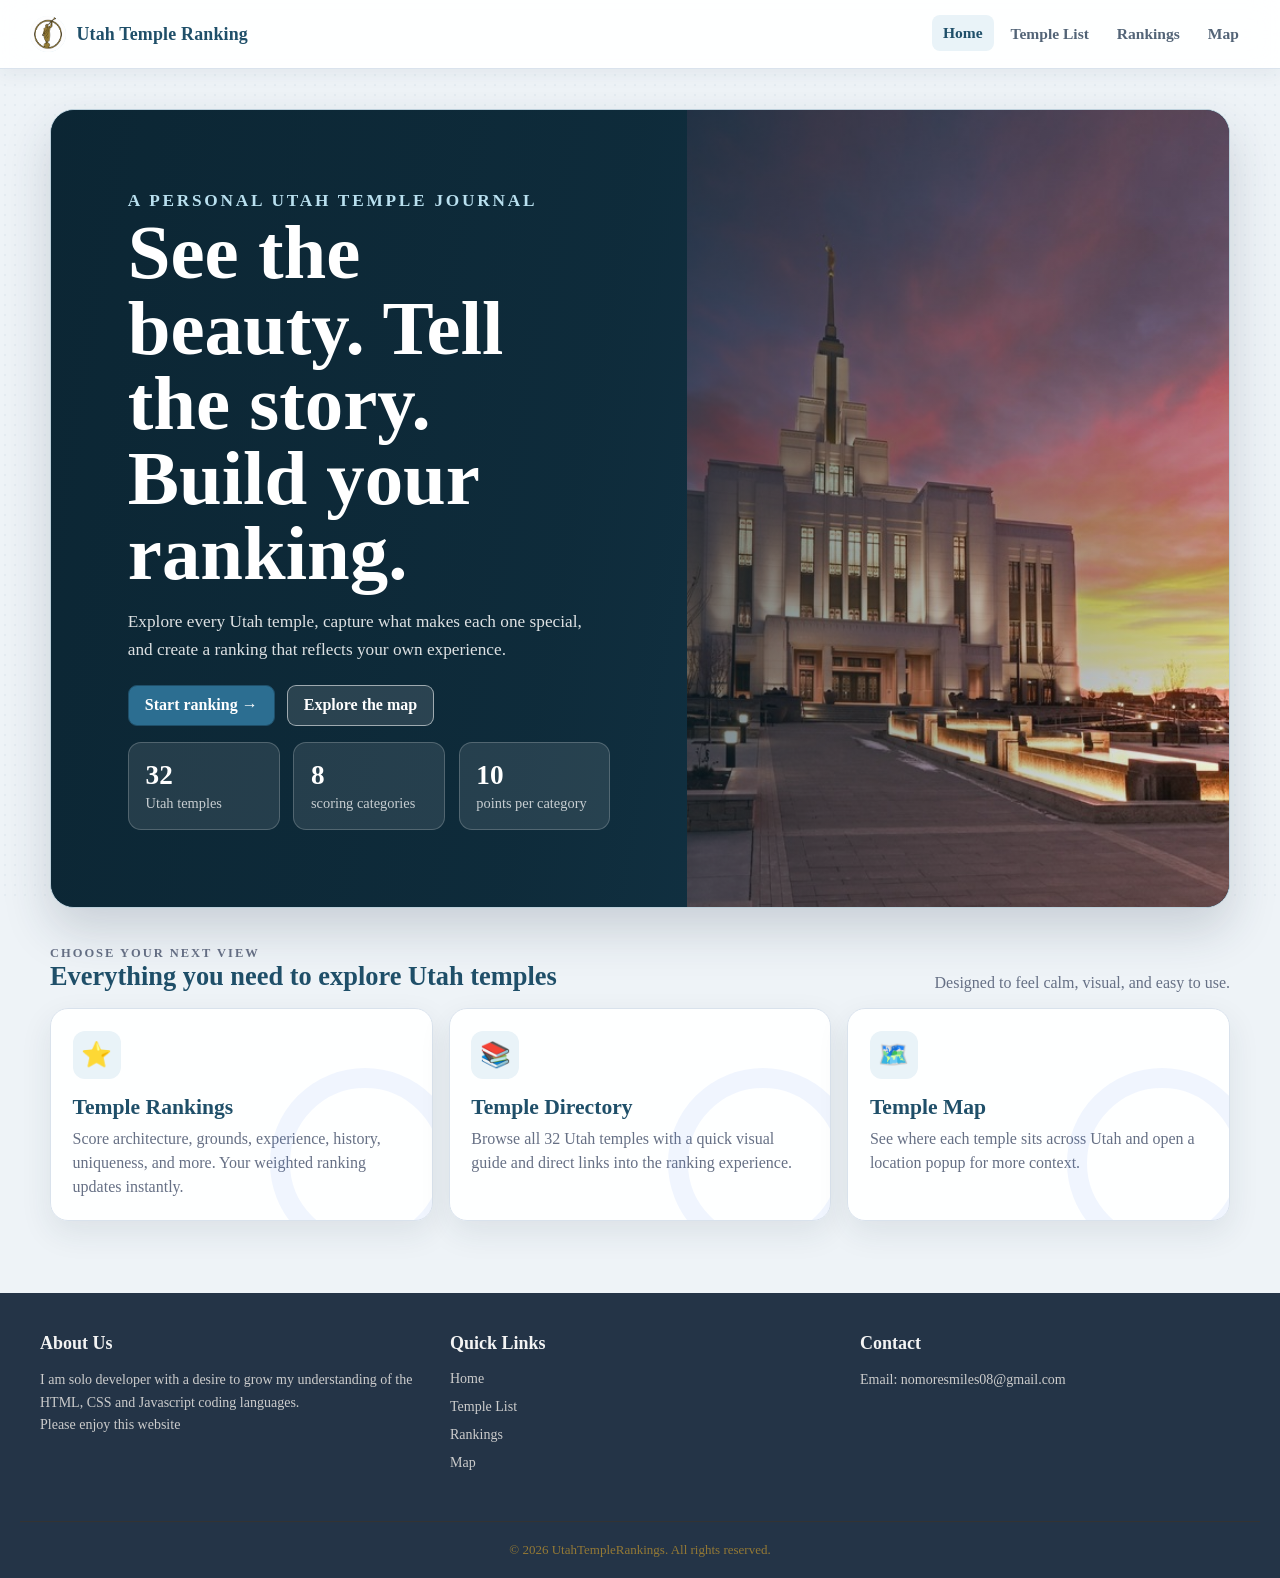
<file: index.html>
<!DOCTYPE html>
<html lang="en">
<head>
    <meta charset="UTF-8">
    <meta name="viewport" content="width=device-width, initial-scale=1.0">
    <title>Home | Utah Temple Ranking</title>
    <link rel="stylesheet" href="css/style.css">
    <link rel="shortcut icon" href="Images/AngelMoroni.ico" type="image/x-icon">
</head>
<body>
    <nav>
        <div class="nav-inner">
            <a class="brand" href="index.html"><img src="Images/AngelMoroni.png" alt="" class="brand-mark"></span><span>Utah Temple Ranking</span></a>
            <ul>
                <li><a href="index.html" aria-current="page">Home</a></li>
                <li><a href="temple-list.html">Temple List</a></li>
                <li><a href="Temple-Rankings.html">Rankings</a></li>
                <li><a href="MapofTemples.html">Map</a></li>
            </ul>
        </div>
    </nav>

    <main class="site-main">
        <section class="hero" aria-labelledby="hero-title">
            <div class="hero-copy">
                <p class="eyebrow">A personal Utah temple journal</p>
                <h1 id="hero-title">See the beauty. Tell the story. Build your ranking.</h1>
                <p>Explore every Utah temple, capture what makes each one special, and create a ranking that reflects your own experience.</p>
                <div class="button-row">
                    <a class="button" href="Temple-Rankings.html">Start ranking →</a>
                    <a class="button secondary" href="MapofTemples.html">Explore the map</a>
                </div>
                <div class="stat-row" aria-label="Site highlights">
                    <div class="stat-card"><strong>32</strong><span>Utah temples</span></div>
                    <div class="stat-card"><strong>8</strong><span>scoring categories</span></div>
                    <div class="stat-card"><strong>10</strong><span>points per category</span></div>
                </div>
            </div>
            <div class="hero-photo" aria-label="Saratoga Springs Utah Temple at sunset" role="img"></div>
        </section>

        <div class="section-heading">
            <div><p class="eyebrow">Choose your next view</p><h2>Everything you need to explore Utah temples</h2></div>
            <p>Designed to feel calm, visual, and easy to use.</p>
        </div>
        <section class="feature-grid" aria-label="Site features">
            <a class="feature-card" href="Temple-Rankings.html"><span class="feature-icon" aria-hidden="true">⭐</span><h3>Temple Rankings</h3><p>Score architecture, grounds, experience, history, uniqueness, and more. Your weighted ranking updates instantly.</p></a>
            <a class="feature-card" href="temple-list.html"><span class="feature-icon" aria-hidden="true">📚</span><h3>Temple Directory</h3><p>Browse all 32 Utah temples with a quick visual guide and direct links into the ranking experience.</p></a>
            <a class="feature-card" href="MapofTemples.html"><span class="feature-icon" aria-hidden="true">🗺️</span><h3>Temple Map</h3><p>See where each temple sits across Utah and open a location popup for more context.</p></a>
        </section>
    </main>




    <footer class="site-footer">
  <div class="footer-container">
    <!-- Column 1: About -->
    <div class="footer-column">
      <h3>About Us</h3>
      <p>I am solo developer with a desire to grow my understanding of the HTML, CSS and Javascript coding languages. <br> Please enjoy this website</p>
    </div>

    <!-- Column 2: Quick Links -->
    <div class="footer-column">
      <h3>Quick Links</h3>
      <ul>
        <li><a href="index.html">Home</a></li>
        <li><a href="temple-list.html">Temple List</a></li>
        <li><a href="Temple-Rankings.html">Rankings</a></li>
        <li><a href="MapofTemples.html">Map</a></li>
      </ul>
    </div>

    <!-- Column 3: Contact Info -->
    <div class="footer-column">
      <h3>Contact</h3>
      <p>Email: nomoresmiles08@gmail.com</p>
    </div>
  </div>

  <!-- Bottom Bar -->
  <div class="footer-bottom golden">
    <p>&copy; 2026 UtahTempleRankings. All rights reserved.</p>
  </div>
</footer>

</body>
</html>
</file>
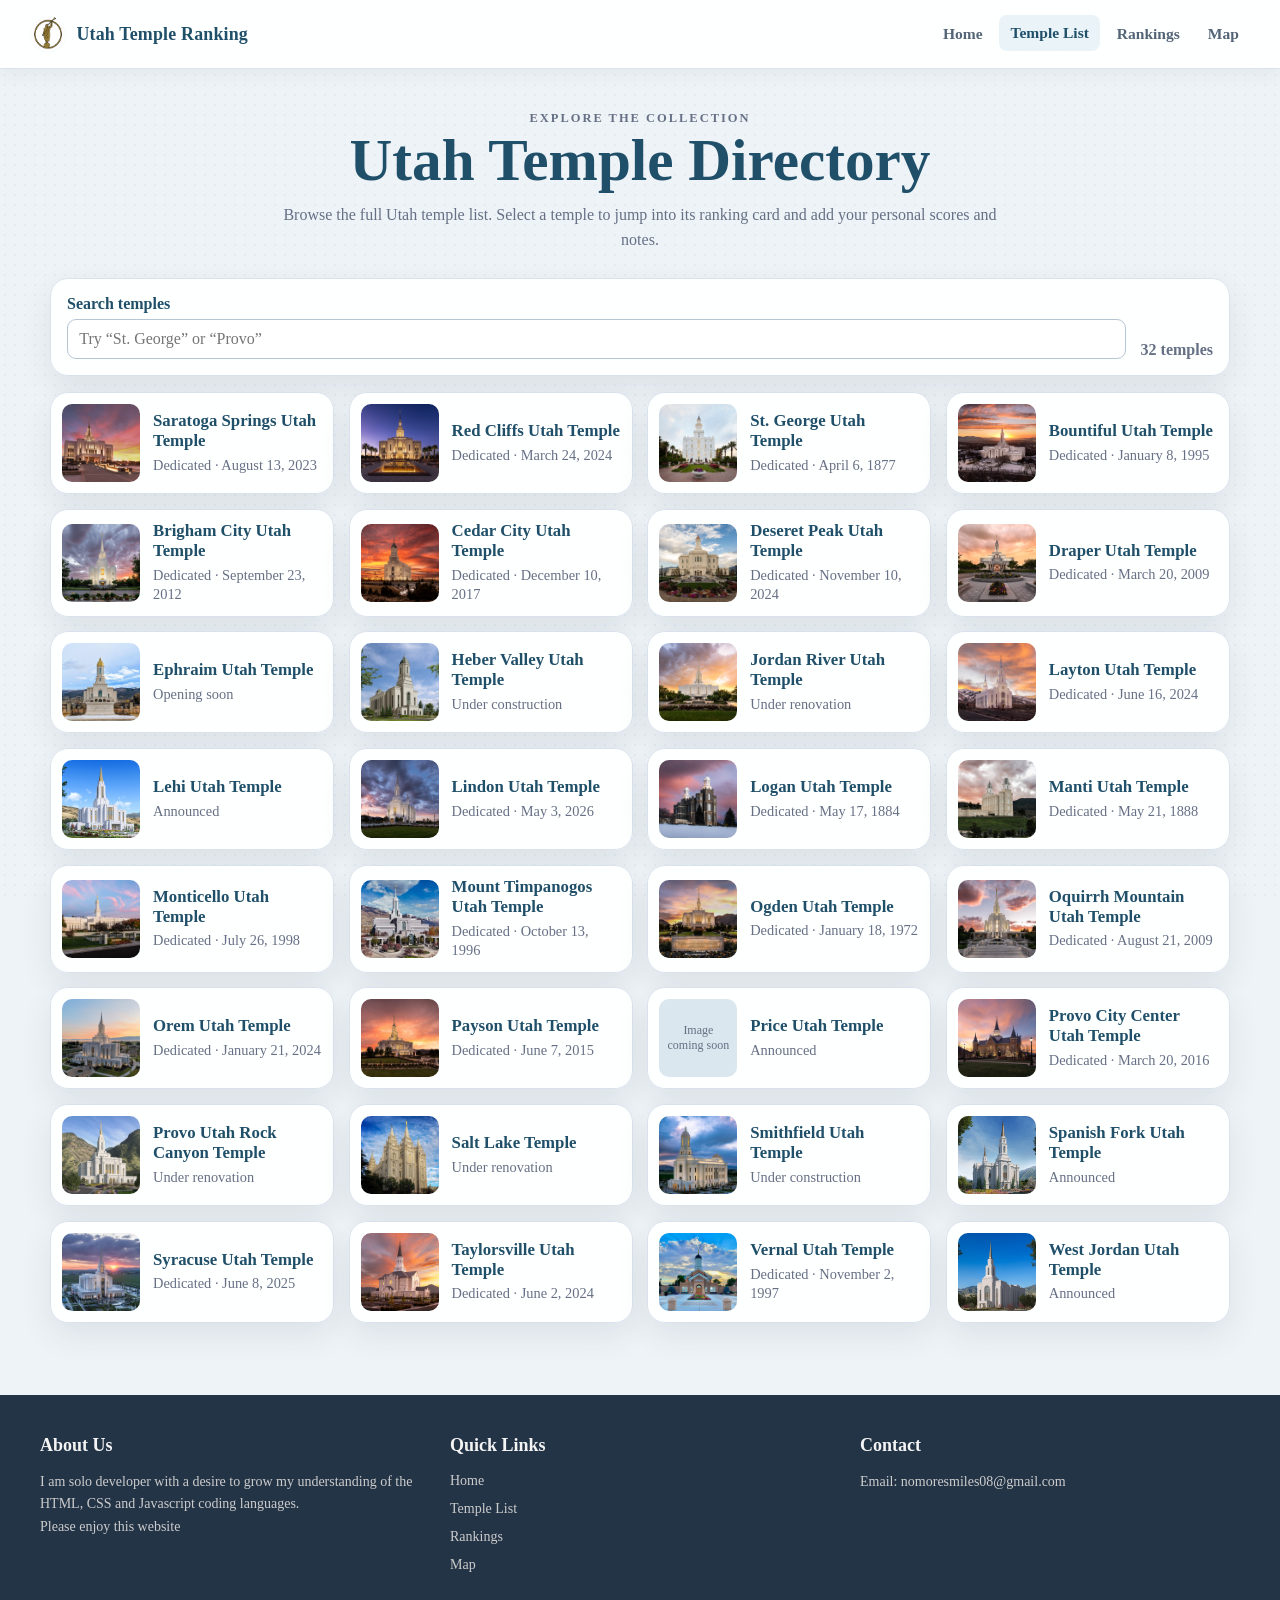
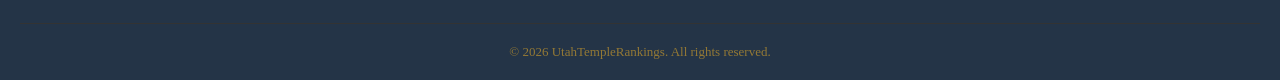
<file: temple-list.html>
<!DOCTYPE html>
<html lang="en">
<head>
    <meta charset="UTF-8">
    <meta name="viewport" content="width=device-width, initial-scale=1.0">
    <title>Temple List | Utah Temple Rankings</title>
    <link rel="stylesheet" href="css/style.css">
    <link rel="shortcut icon" href="Images/AngelMoroni.ico" type="image/x-icon">
</head>
<body>
    <nav>
        <div class="nav-inner">
            <a class="brand" href="index.html"><img src="Images/AngelMoroni.png" alt="" class="brand-mark"><span>Utah Temple Ranking</span></a>
            <ul>
                <li><a href="index.html">Home</a></li>
                <li><a href="temple-list.html" aria-current="page">Temple List</a></li>
                <li><a href="Temple-Rankings.html">Rankings</a></li>
                <li><a href="MapofTemples.html">Map</a></li>
            </ul>
        </div>
    </nav>

    <main class="site-main">
        <header class="page-header">
            <p class="eyebrow">Explore the collection</p>
            <h1>Utah Temple Directory</h1>
            <p>Browse the full Utah temple list. Select a temple to jump into its ranking card and add your personal scores and notes.</p>
        </header>

        <section class="panel directory-toolbar" aria-label="Temple directory controls">
            <div class="search-field">
                <label for="templeSearch">Search temples</label>
                <input id="templeSearch" type="search" placeholder="Try “St. George” or “Provo”" autocomplete="off">
            </div>
            <p id="directoryCount" class="directory-count">32 temples</p>
        </section>

        <section id="directoryGrid" class="directory-grid" aria-label="Utah temples">
            <a class="directory-card" data-search-item="Saratoga Springs Utah Temple Dedicated" href="Temple-Rankings.html"><img src="Images/saratoga_springs_utah_temple.jpg" alt="Saratoga Springs Utah Temple" loading="lazy"><span><h3>Saratoga Springs Utah Temple</h3><p>Dedicated · August 13, 2023</p></span></a>
            <a class="directory-card" data-search-item="Red Cliffs Utah Temple Dedicated" href="Temple-Rankings.html"><img src="Images/red_cliffs_utah_temple.jpg" alt="Red Cliffs Utah Temple" loading="lazy"><span><h3>Red Cliffs Utah Temple</h3><p>Dedicated · March 24, 2024</p></span></a>
            <a class="directory-card" data-search-item="St George Utah Temple Dedicated" href="Temple-Rankings.html"><img src="Images/st_george_utah_temple.jpg" alt="St. George Utah Temple" loading="lazy"><span><h3>St. George Utah Temple</h3><p>Dedicated · April 6, 1877</p></span></a>
            <a class="directory-card" data-search-item="Bountiful Utah Temple Dedicated" href="Temple-Rankings.html"><img src="Images/bountiful_utah_temple.jpg" alt="Bountiful Utah Temple" loading="lazy"><span><h3>Bountiful Utah Temple</h3><p>Dedicated · January 8, 1995</p></span></a>
            <a class="directory-card" data-search-item="Brigham City Utah Temple Dedicated" href="Temple-Rankings.html"><img src="Images/brigham_city_utah_temple.jpg" alt="Brigham City Utah Temple" loading="lazy"><span><h3>Brigham City Utah Temple</h3><p>Dedicated · September 23, 2012</p></span></a>
            <a class="directory-card" data-search-item="Cedar City Utah Temple Dedicated" href="Temple-Rankings.html"><img src="Images/cedar_city_utah_temple.jpg" alt="Cedar City Utah Temple" loading="lazy"><span><h3>Cedar City Utah Temple</h3><p>Dedicated · December 10, 2017</p></span></a>
            <a class="directory-card" data-search-item="Deseret Peak Utah Temple Dedicated" href="Temple-Rankings.html"><img src="Images/deseret_peak_utah_temple.jpg" alt="Deseret Peak Utah Temple" loading="lazy"><span><h3>Deseret Peak Utah Temple</h3><p>Dedicated · November 10, 2024</p></span></a>
            <a class="directory-card" data-search-item="Draper Utah Temple Dedicated" href="Temple-Rankings.html"><img src="Images/draper_utah_temple.jpg" alt="Draper Utah Temple" loading="lazy"><span><h3>Draper Utah Temple</h3><p>Dedicated · March 20, 2009</p></span></a>
            <a class="directory-card" data-search-item="Ephraim Utah Temple Opening Soon" href="Temple-Rankings.html"><img src="Images/ephraim_utah_temple.jpg" alt="Ephraim Utah Temple" loading="lazy"><span><h3>Ephraim Utah Temple</h3><p>Opening soon</p></span></a>
            <a class="directory-card" data-search-item="Heber Valley Utah Temple Under Construction" href="Temple-Rankings.html"><img src="Images/heber_valley_utah_temple.jpg" alt="Heber Valley Utah Temple" loading="lazy"><span><h3>Heber Valley Utah Temple</h3><p>Under construction</p></span></a>
            <a class="directory-card" data-search-item="Jordan River Utah Temple Under Renovation" href="Temple-Rankings.html"><img src="Images/jordan_river_utah_temple.jpg" alt="Jordan River Utah Temple" loading="lazy"><span><h3>Jordan River Utah Temple</h3><p>Under renovation</p></span></a>
            <a class="directory-card" data-search-item="Layton Utah Temple Dedicated" href="Temple-Rankings.html"><img src="Images/layton_utah_temple.jpg" alt="Layton Utah Temple" loading="lazy"><span><h3>Layton Utah Temple</h3><p>Dedicated · June 16, 2024</p></span></a>
            <a class="directory-card" data-search-item="Lehi Utah Temple Announced" href="Temple-Rankings.html"><img src="Images/lehi_utah_temple.jpg" alt="Lehi Utah Temple" loading="lazy"><span><h3>Lehi Utah Temple</h3><p>Announced</p></span></a>
            <a class="directory-card" data-search-item="Lindon Utah Temple Dedicated" href="Temple-Rankings.html"><img src="Images/lindon_utah_temple.jpg" alt="Lindon Utah Temple" loading="lazy"><span><h3>Lindon Utah Temple</h3><p>Dedicated · May 3, 2026</p></span></a>
            <a class="directory-card" data-search-item="Logan Utah Temple Dedicated" href="Temple-Rankings.html"><img src="Images/logan_utah_temple.jpg" alt="Logan Utah Temple" loading="lazy"><span><h3>Logan Utah Temple</h3><p>Dedicated · May 17, 1884</p></span></a>
            <a class="directory-card" data-search-item="Manti Utah Temple Dedicated" href="Temple-Rankings.html"><img src="Images/manti_utah_temple.jpg" alt="Manti Utah Temple" loading="lazy"><span><h3>Manti Utah Temple</h3><p>Dedicated · May 21, 1888</p></span></a>
            <a class="directory-card" data-search-item="Monticello Utah Temple Dedicated" href="Temple-Rankings.html"><img src="Images/monticello_utah_temple.jpg" alt="Monticello Utah Temple" loading="lazy"><span><h3>Monticello Utah Temple</h3><p>Dedicated · July 26, 1998</p></span></a>
            <a class="directory-card" data-search-item="Mount Timpanogos Utah Temple Dedicated" href="Temple-Rankings.html"><img src="Images/mount_timpanogos_utah_temple.jpg" alt="Mount Timpanogos Utah Temple" loading="lazy"><span><h3>Mount Timpanogos Utah Temple</h3><p>Dedicated · October 13, 1996</p></span></a>
            <a class="directory-card" data-search-item="Ogden Utah Temple Dedicated" href="Temple-Rankings.html"><img src="Images/ogden_utah_temple.jpg" alt="Ogden Utah Temple" loading="lazy"><span><h3>Ogden Utah Temple</h3><p>Dedicated · January 18, 1972</p></span></a>
            <a class="directory-card" data-search-item="Oquirrh Mountain Utah Temple Dedicated" href="Temple-Rankings.html"><img src="Images/oquirrh_mountain_utah_temple.jpg" alt="Oquirrh Mountain Utah Temple" loading="lazy"><span><h3>Oquirrh Mountain Utah Temple</h3><p>Dedicated · August 21, 2009</p></span></a>
            <a class="directory-card" data-search-item="Orem Utah Temple Dedicated" href="Temple-Rankings.html"><img src="Images/orem_utah_temple.jpg" alt="Orem Utah Temple" loading="lazy"><span><h3>Orem Utah Temple</h3><p>Dedicated · January 21, 2024</p></span></a>
            <a class="directory-card" data-search-item="Payson Utah Temple Dedicated" href="Temple-Rankings.html"><img src="Images/payson_utah_temple.jpg" alt="Payson Utah Temple" loading="lazy"><span><h3>Payson Utah Temple</h3><p>Dedicated · June 7, 2015</p></span></a>
            <a class="directory-card" data-search-item="Price Utah Temple Announced" href="Temple-Rankings.html"><span class="directory-image-placeholder">Image coming soon</span><span><h3>Price Utah Temple</h3><p>Announced</p></span></a>
            <a class="directory-card" data-search-item="Provo City Center Utah Temple Dedicated" href="Temple-Rankings.html"><img src="Images/provo_city_center_temple.jpg" alt="Provo City Center Utah Temple" loading="lazy"><span><h3>Provo City Center Utah Temple</h3><p>Dedicated · March 20, 2016</p></span></a>
            <a class="directory-card" data-search-item="Provo Utah Rock Canyon Temple Under Renovation" href="Temple-Rankings.html"><img src="Images/provo_utah_rock_canyon_temple.jpg" alt="Provo Utah Rock Canyon Temple" loading="lazy"><span><h3>Provo Utah Rock Canyon Temple</h3><p>Under renovation</p></span></a>
            <a class="directory-card" data-search-item="Salt Lake Temple Under Renovation" href="Temple-Rankings.html"><img src="Images/salt_lake_temple.jpg" alt="Salt Lake Temple" loading="lazy"><span><h3>Salt Lake Temple</h3><p>Under renovation</p></span></a>
            <a class="directory-card" data-search-item="Smithfield Utah Temple Under Construction" href="Temple-Rankings.html"><img src="Images/smithfield_utah_temple.jpg" alt="Smithfield Utah Temple" loading="lazy"><span><h3>Smithfield Utah Temple</h3><p>Under construction</p></span></a>
            <a class="directory-card" data-search-item="Spanish Fork Utah Temple Announced" href="Temple-Rankings.html"><img src="Images/spanish_fork_utah_temple.jpg" alt="Spanish Fork Utah Temple" loading="lazy"><span><h3>Spanish Fork Utah Temple</h3><p>Announced</p></span></a>
            <a class="directory-card" data-search-item="Syracuse Utah Temple Dedicated" href="Temple-Rankings.html"><img src="Images/syracuse_utah_temple.jpg" alt="Syracuse Utah Temple" loading="lazy"><span><h3>Syracuse Utah Temple</h3><p>Dedicated · June 8, 2025</p></span></a>
            <a class="directory-card" data-search-item="Taylorsville Utah Temple Dedicated" href="Temple-Rankings.html"><img src="Images/taylorsville_utah_temple.jpg" alt="Taylorsville Utah Temple" loading="lazy"><span><h3>Taylorsville Utah Temple</h3><p>Dedicated · June 2, 2024</p></span></a>
            <a class="directory-card" data-search-item="Vernal Utah Temple Dedicated" href="Temple-Rankings.html"><img src="Images/vernal_utah_temple.jpg" alt="Vernal Utah Temple" loading="lazy"><span><h3>Vernal Utah Temple</h3><p>Dedicated · November 2, 1997</p></span></a>
            <a class="directory-card" data-search-item="West Jordan Utah Temple Announced" href="Temple-Rankings.html"><img src="Images/west_jordan_utah_temple.jpg" alt="West Jordan Utah Temple" loading="lazy"><span><h3>West Jordan Utah Temple</h3><p>Announced</p></span></a>
        </section>
    </main>

    <script>
        const search = document.getElementById('templeSearch');
        const count = document.getElementById('directoryCount');
        const cards = [...document.querySelectorAll('[data-search-item]')];
        search.addEventListener('input', () => {
            const term = search.value.trim().toLowerCase();
            let visible = 0;
            cards.forEach((card) => {
                const matches = card.dataset.searchItem.toLowerCase().includes(term);
                card.hidden = !matches;
                if (matches) visible += 1;
            });
            count.textContent = `${visible} ${visible === 1 ? 'temple' : 'temples'}`;
        });
    </script>
</body>
<footer class="site-footer">
  <div class="footer-container">
    <!-- Column 1: About -->
    <div class="footer-column">
      <h3>About Us</h3>
      <p>I am solo developer with a desire to grow my understanding of the HTML, CSS and Javascript coding languages. <br> Please enjoy this website</p>
    </div>

    <!-- Column 2: Quick Links -->
    <div class="footer-column">
      <h3>Quick Links</h3>
      <ul>
        <li><a href="index.html">Home</a></li>
        <li><a href="temple-list.html">Temple List</a></li>
        <li><a href="Temple-Rankings.html">Rankings</a></li>
        <li><a href="MapofTemples.html">Map</a></li>
      </ul>
    </div>

    <!-- Column 3: Contact Info -->
    <div class="footer-column">
      <h3>Contact</h3>
      <p>Email: nomoresmiles08@gmail.com</p>
    </div>
  </div>

  <!-- Bottom Bar -->
  <div class="footer-bottom golden">
    <p>&copy; 2026 UtahTempleRankings. All rights reserved.</p>
  </div>
</footer>
</html>
</file>
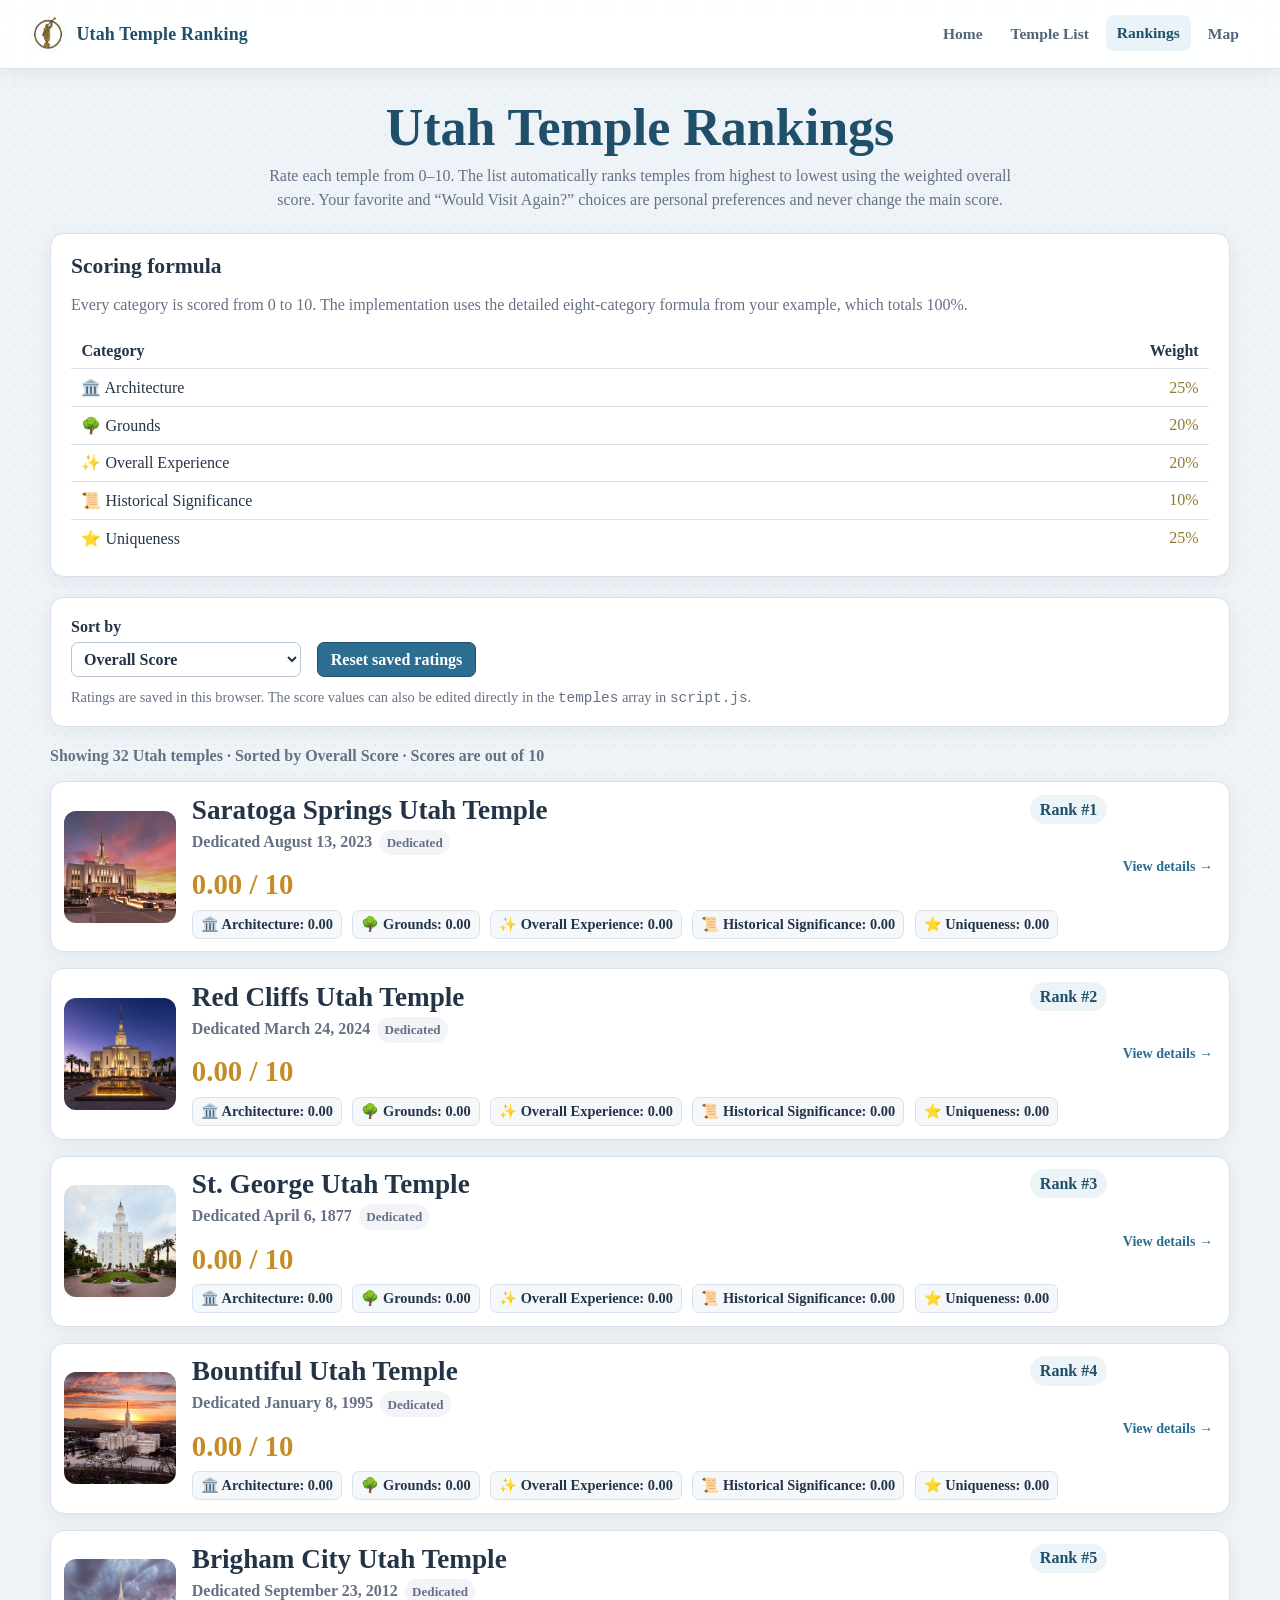
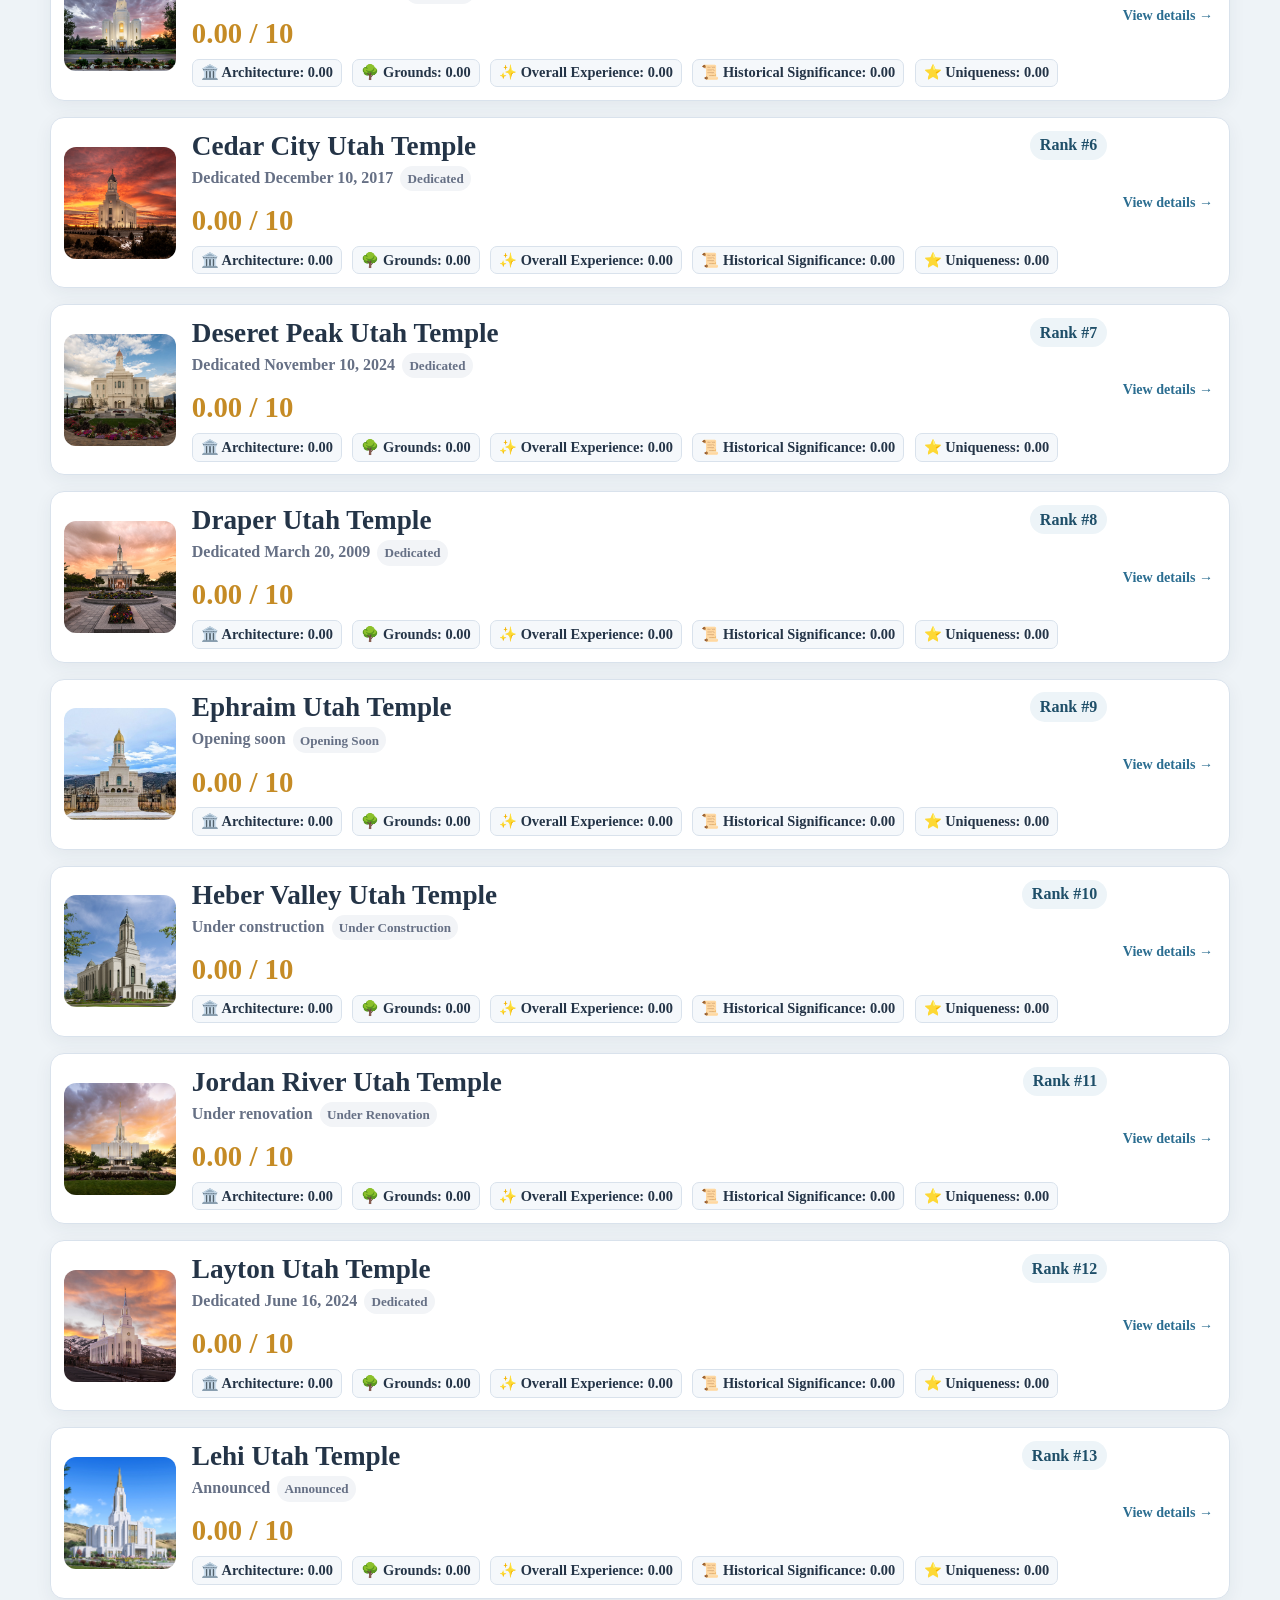
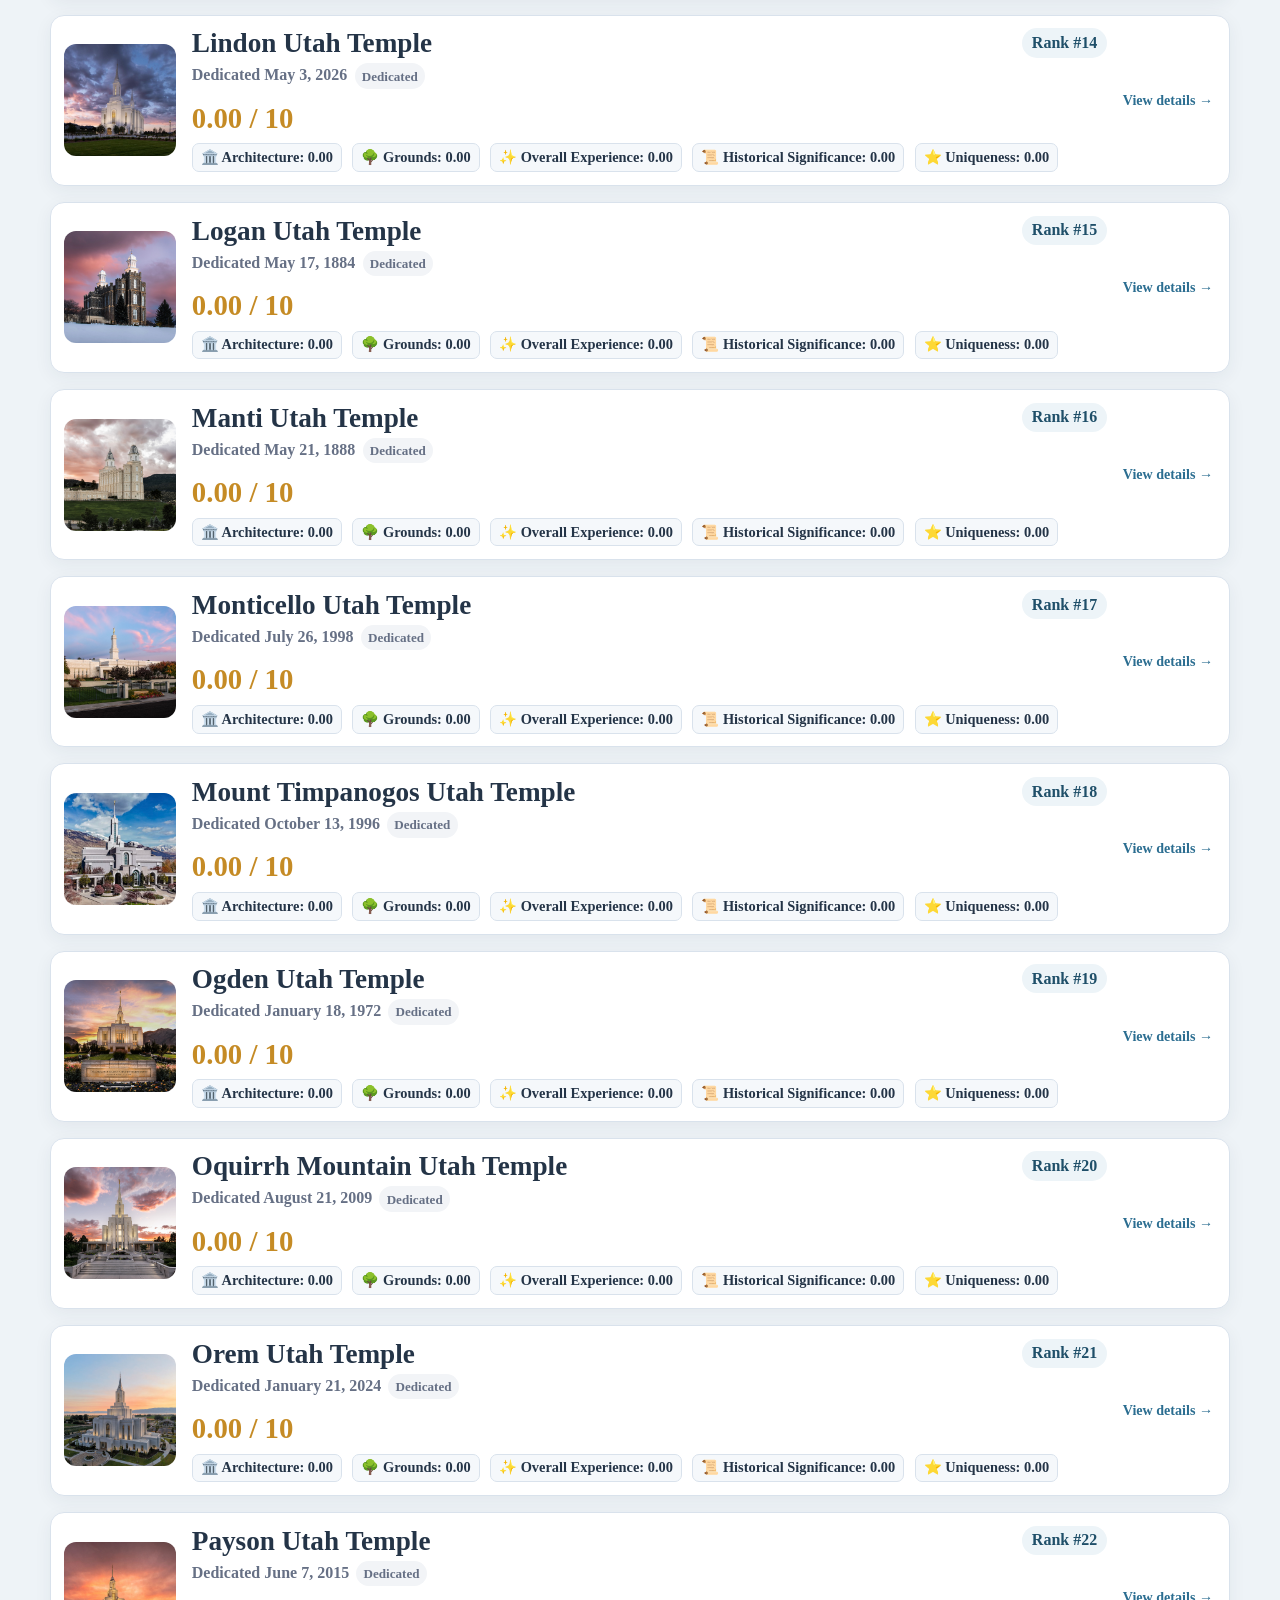
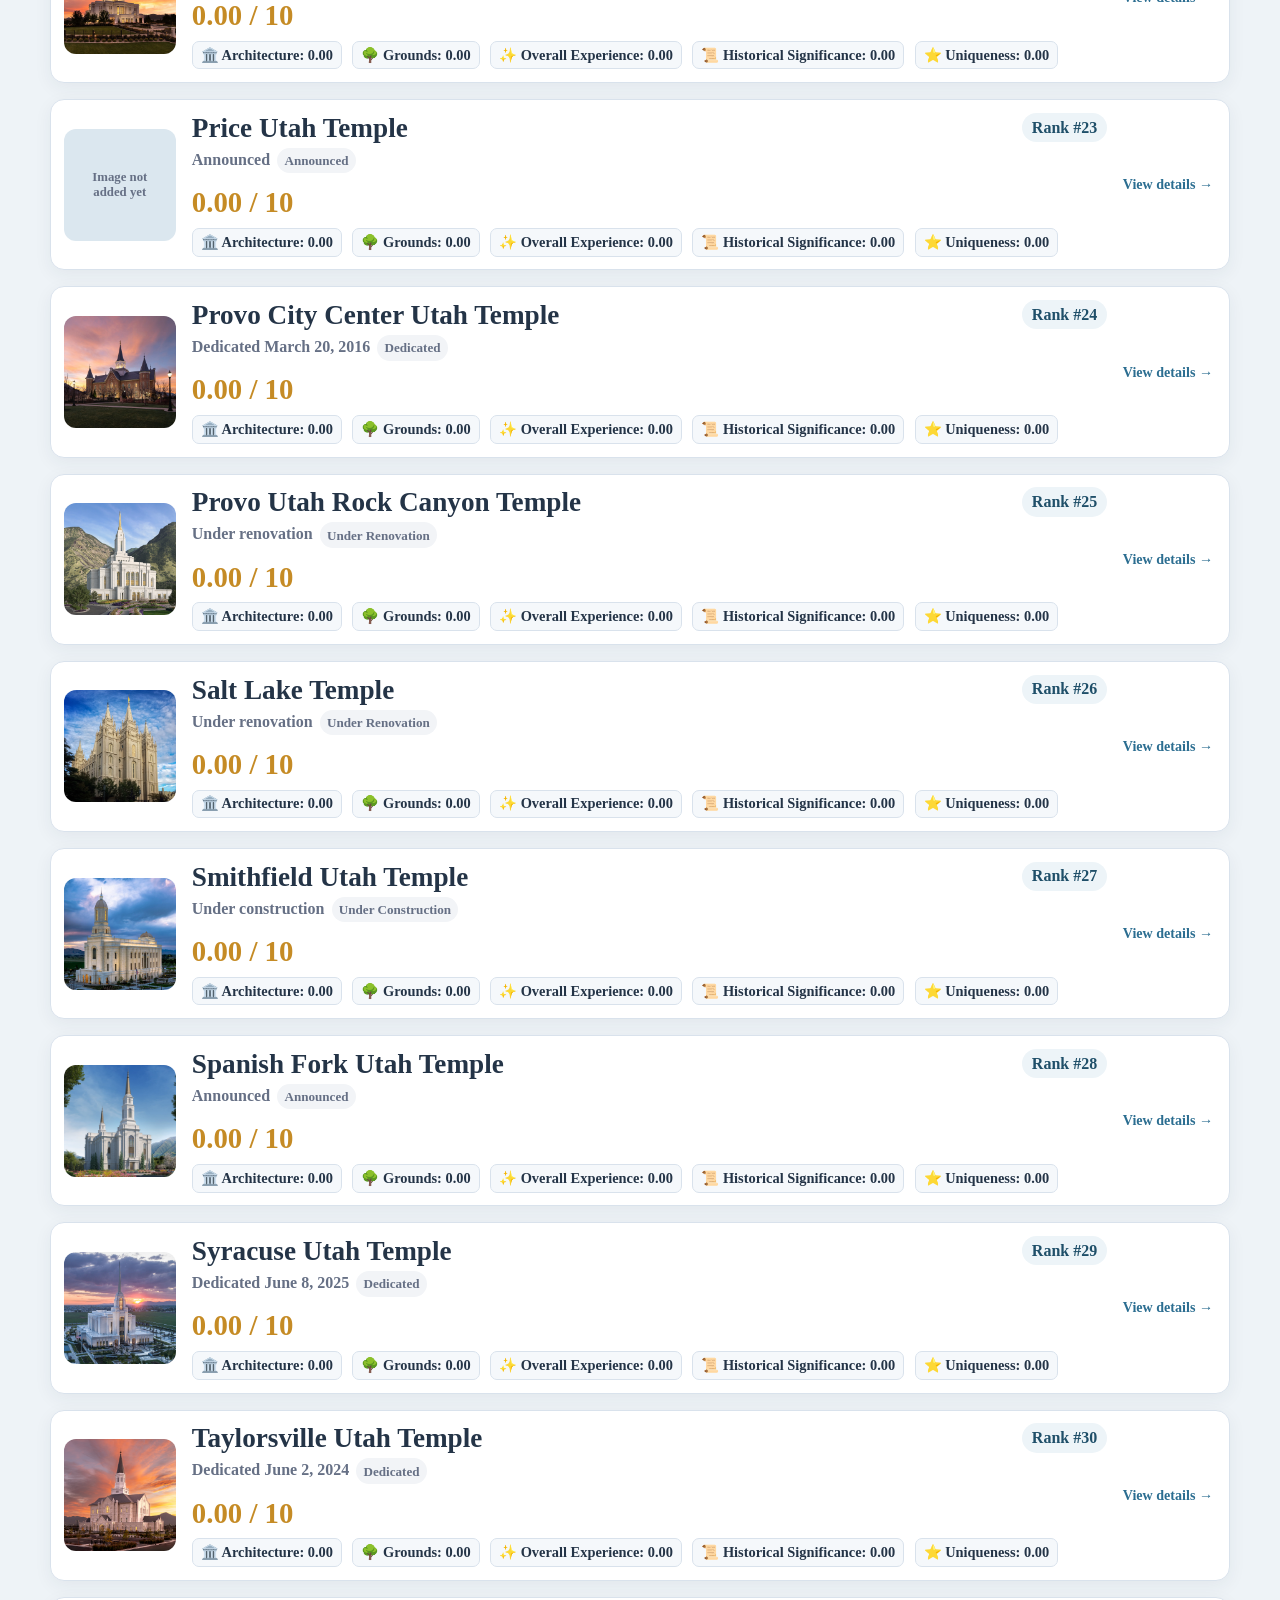
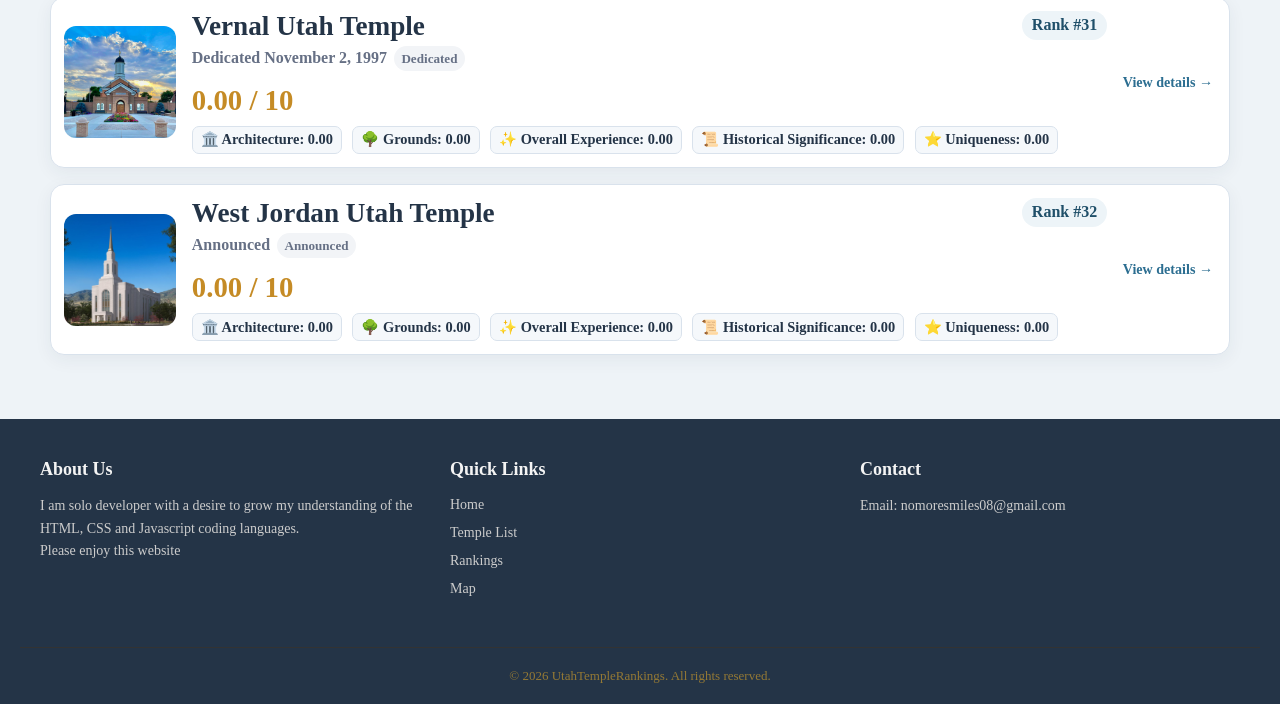
<file: Temple-Rankings.html>
<!DOCTYPE html>
<html lang="en">
<head>
    <meta charset="UTF-8">
    <meta name="viewport" content="width=device-width, initial-scale=1.0">
    <title>Temple Rankings | Utah Temple Rankings</title>
    <link rel="stylesheet" href="css/style.css">
    <link rel="shortcut icon" href="Images/AngelMoroni.ico" type="image/x-icon">
    <script src="script.js" defer></script>
    <style>
        :root {
            --ink: #243447;
            --muted: #667085;
            --line: #d9e2ec;
            --surface: #ffffff;
            --surface-alt: #f5f8fb;
            --accent: #2c6e91;
            --accent-dark: #1f4f69;
            --gold: #c58b25;
        }

        * { box-sizing: border-box; }

        body.modal-open { overflow: hidden; }

        body {
            margin: 0;
            color: var(--ink);
            background: #eef3f7;
            font-family: Georgia, "Times New Roman", serif;
        }

        main {
            width: min(1180px, calc(100% - 2rem));
            margin: 0 auto;
            padding: 2rem 0 4rem;
        }

        .page-header {
            margin-bottom: 1.25rem;
            text-align: center;
        }

        h1, h2, h3, p { margin-top: 0; }

        .page-header h1 {
            margin-bottom: .5rem;
            color: var(--accent-dark);
            font-size: clamp(2rem, 5vw, 3.25rem);
        }

        .page-header p {
            max-width: 780px;
            margin: 0 auto;
            color: var(--muted);
            line-height: 1.55;
        }

        .panel {
            margin-bottom: 1.25rem;
            padding: 1.25rem;
            border: 1px solid var(--line);
            border-radius: 14px;
            background: var(--surface);
            box-shadow: 0 5px 18px rgba(36, 52, 71, .06);
        }

        .panel h2 {
            margin-bottom: .85rem;
            font-size: 1.35rem;
        }

        .formula-note {
            margin-bottom: 1rem;
            color: var(--muted);
            line-height: 1.5;
        }

        .weight-table {
            width: 100%;
            border-collapse: collapse;
        }

        .weight-table th,
        .weight-table td {
            padding: .55rem .65rem;
            border-bottom: 1px solid var(--line);
            text-align: left;
        }

        .weight-table th:last-child,
        .weight-table td:last-child { text-align: right; }

        .weight-table tr:last-child td { border-bottom: 0; }

        .controls {
            display: flex;
            flex-wrap: wrap;
            align-items: end;
            gap: .85rem 1rem;
        }

        .control-field {
            display: grid;
            gap: .35rem;
            min-width: 230px;
        }

        label { font-weight: 700; }

        select,
        input[type="number"] {
            min-height: 2.2rem;
            padding: .35rem .5rem;
            border: 1px solid #b7c6d4;
            border-radius: 7px;
            background: #fff;
            color: var(--ink);
            font: inherit;
        }

        button {
            min-height: 2.2rem;
            padding: .4rem .8rem;
            border: 1px solid var(--accent-dark);
            border-radius: 7px;
            background: var(--accent);
            color: #fff;
            cursor: pointer;
            font: inherit;
            font-weight: 700;
        }

        button:hover { background: var(--accent-dark); }

        .summary {
            margin: 1rem 0;
            color: var(--muted);
            font-weight: 700;
        }

        #TempleRankings {
            display: grid;
            gap: 1rem;
        }

        .temple-card {
            position: relative;
            display: grid;
            grid-template-columns: 112px 1fr auto;
            align-items: center;
            gap: 1rem;
            width: 100%;
            padding: .8rem 1rem .8rem .8rem;
            overflow: hidden;
            border: 1px solid var(--line);
            border-radius: 14px;
            background: var(--surface);
            box-shadow: 0 5px 18px rgba(36, 52, 71, .06);
            color: var(--ink);
            cursor: pointer;
            text-align: left;
            transition: transform .28s ease, box-shadow .28s ease, border-color .28s ease;
            animation: rise-in .55s both;
        }

        .temple-card:nth-child(2n) { animation-delay: .04s; }
        .temple-card:nth-child(3n) { animation-delay: .08s; }

        .temple-card::after {
            position: absolute;
            inset: 0;
            background: linear-gradient(110deg, transparent 35%, rgba(255, 255, 255, .52) 50%, transparent 65%);
            content: "";
            pointer-events: none;
            transform: translateX(-120%);
            transition: transform .7s ease;
        }

        .temple-card:hover,
        .temple-card:focus-visible {
            border-color: #82b2cc;
            box-shadow: 0 16px 30px rgba(36, 52, 71, .14);
            outline: none;
            transform: translateY(-5px) scale(1.01);
        }

        .temple-card:hover::after,
        .temple-card:focus-visible::after { transform: translateX(120%); }

        .temple-card:active { transform: translateY(-1px) scale(.995); }

        .temple-thumb,
        .temple-thumb-placeholder {
            width: 112px;
            height: 112px;
            border-radius: 12px;
            object-fit: cover;
            background: #dbe7ef;
        }

        .temple-thumb-placeholder {
            display: grid;
            place-items: center;
            padding: .65rem;
            color: var(--muted);
            font-size: .8rem;
            text-align: center;
        }

        .temple-image,
        .temple-image-placeholder {
            width: 100%;
            min-height: 190px;
            height: 100%;
            object-fit: cover;
            background: #dbe7ef;
        }

        .temple-image-placeholder {
            display: grid;
            place-items: center;
            padding: 1rem;
            color: var(--muted);
            text-align: center;
        }

        .temple-card-content { min-width: 0; }

        .temple-heading {
            display: flex;
            flex-wrap: wrap;
            align-items: start;
            justify-content: space-between;
            gap: .65rem;
        }

        .temple-heading h2 {
            margin-bottom: .25rem;
            font-size: clamp(1.25rem, 3vw, 1.7rem);
        }

        .temple-meta {
            margin-bottom: .8rem;
            color: var(--muted);
            line-height: 1.45;
        }

        .rank-badge {
            display: inline-flex;
            align-items: center;
            gap: .3rem;
            padding: .35rem .6rem;
            border-radius: 999px;
            background: #edf4f8;
            color: var(--accent-dark);
            font-weight: 700;
            white-space: nowrap;
        }

        .status {
            display: inline-block;
            margin-left: .45rem;
            padding: .2rem .45rem;
            border-radius: 999px;
            background: #f2f4f7;
            color: var(--muted);
            font-size: .82rem;
            font-weight: 700;
        }

        .overall-score {
            color: var(--gold);
            font-size: 1.8rem;
            font-weight: 700;
            white-space: nowrap;
        }

        .score-strip {
            display: flex;
            flex-wrap: wrap;
            gap: .45rem .65rem;
            margin-top: .55rem;
        }

        .score-pill {
            padding: .3rem .5rem;
            border: 1px solid var(--line);
            border-radius: 7px;
            background: var(--surface-alt);
            font-size: .9rem;
        }

        .score-grid {
            display: grid;
            grid-template-columns: repeat(auto-fit, minmax(170px, 1fr));
            gap: .75rem;
        }

        .score-field {
            display: grid;
            gap: .3rem;
            color: var(--ink);
            font-size: .95rem;
        }

        .score-field small {
            color: var(--muted);
            font-weight: 400;
        }

        .preference-row {
            display: flex;
            flex-wrap: wrap;
            align-items: end;
            gap: 1rem;
            margin-top: 1rem;
            padding-top: 1rem;
            border-top: 1px solid var(--line);
        }

        .checkbox-field {
            display: flex;
            align-items: center;
            gap: .45rem;
            min-height: 2.2rem;
        }

        .preference-note {
            margin: .75rem 0 0;
            color: var(--muted);
            font-size: .9rem;
        }

        .open-hint {
            color: var(--accent);
            font-size: .88rem;
            font-weight: 700;
            white-space: nowrap;
        }

        .modal {
            position: fixed;
            inset: 0;
            z-index: 100;
            display: grid;
            place-items: center;
            padding: 1rem;
            background: rgba(20, 35, 49, .58);
            backdrop-filter: blur(8px);
            opacity: 0;
            pointer-events: none;
            transition: opacity .3s ease;
        }

        .modal.is-open {
            opacity: 1;
            pointer-events: auto;
        }

        .modal-dialog {
            position: relative;
            display: grid;
            grid-template-rows: auto 1fr auto;
            width: min(1120px, 100%);
            max-height: min(900px, calc(100vh - 2rem));
            overflow: hidden;
            border: 1px solid rgba(255, 255, 255, .65);
            border-radius: 22px;
            background: var(--surface);
            box-shadow: 0 30px 80px rgba(8, 23, 35, .35);
            transform: translateY(28px) scale(.94);
            transition: transform .45s cubic-bezier(.2, .9, .25, 1.2);
        }

        .modal.is-open .modal-dialog { transform: translateY(0) scale(1); }

        .modal-topbar {
            display: flex;
            align-items: start;
            justify-content: space-between;
            gap: 1rem;
            padding: 1.35rem 1.5rem 1rem;
            background: linear-gradient(135deg, #fafdff, #edf5f8);
        }

        .modal-topbar h2 {
            margin-bottom: .3rem;
            color: var(--accent-dark);
            font-size: clamp(1.6rem, 4vw, 2.6rem);
        }

        .modal-close {
            display: grid;
            flex: 0 0 auto;
            place-items: center;
            width: 2.5rem;
            min-height: 2.5rem;
            padding: 0;
            border: 1px solid var(--line);
            border-radius: 50%;
            background: #fff;
            color: var(--accent-dark);
            font-size: 1.35rem;
            line-height: 1;
        }

        .modal-close:hover {
            background: var(--accent-dark);
            color: #fff;
            transform: rotate(90deg);
        }

        .modal-body {
            display: grid;
            grid-template-columns: minmax(330px, .95fr) minmax(330px, 1.05fr);
            gap: 1.35rem;
            overflow: auto;
            padding: 1.35rem 1.5rem;
            background-color: #fbfdff;
            background-image: radial-gradient(#dbe7ef 1px, transparent 1px);
            background-size: 9px 9px;
        }

        .modal-section-title {
            margin-bottom: .8rem;
            color: var(--accent-dark);
            font-size: 1.15rem;
        }

        .modal-score-list {
            display: grid;
            gap: .85rem;
        }

        .modal-rating-row {
            display: grid;
            grid-template-columns: 82px 1fr;
            align-items: center;
            gap: .85rem;
            padding: .65rem;
            border: 1px solid var(--line);
            border-radius: 14px;
            background: linear-gradient(105deg, #fff, #f7fafc);
            animation: slide-in .5s both;
        }

        .modal-rating-row:nth-child(2) { animation-delay: .04s; }
        .modal-rating-row:nth-child(3) { animation-delay: .08s; }
        .modal-rating-row:nth-child(4) { animation-delay: .12s; }
        .modal-rating-row:nth-child(5) { animation-delay: .16s; }
        .modal-rating-row:nth-child(6) { animation-delay: .20s; }
        .modal-rating-row:nth-child(7) { animation-delay: .24s; }
        .modal-rating-row:nth-child(8) { animation-delay: .28s; }

        .rating-ring {
            position: relative;
            display: grid;
            place-items: center;
            width: 70px;
            height: 70px;
            border-radius: 50%;
            background: conic-gradient(#4c80f1 calc(var(--score) * 10%), #e5edf5 0);
            box-shadow: 0 5px 12px rgba(76, 128, 241, .2);
            animation: ring-pop .8s cubic-bezier(.2, .9, .25, 1.3) both;
        }

        .rating-ring::after {
            position: absolute;
            inset: 8px;
            border-radius: 50%;
            background: #fff;
            content: "";
        }

        .rating-ring span {
            position: relative;
            z-index: 1;
            color: var(--accent-dark);
            font-size: 1.15rem;
            font-weight: 700;
        }

        .ring-score {
            display: grid;
            gap: .15rem;
            justify-items: center;
            margin-top: .3rem;
            color: var(--muted);
            font-size: .72rem;
            font-weight: 700;
        }

        .modal-score-input {
            width: 70px;
            min-height: 1.65rem;
            padding: .15rem .25rem;
            text-align: center;
        }

        .rating-copy { min-width: 0; }

        .rating-label {
            display: flex;
            align-items: baseline;
            justify-content: space-between;
            gap: .5rem;
            margin-bottom: .35rem;
            font-weight: 700;
        }

        .rating-label small {
            color: var(--muted);
            font-weight: 400;
            white-space: nowrap;
        }

        .rating-note,
        .note-editor {
            width: 100%;
            margin: 0;
            color: var(--ink);
            font: inherit;
            line-height: 1.35;
        }

        .note-editor {
            min-height: 3.2rem;
            resize: vertical;
            padding: .45rem .55rem;
            border: 1px solid #c7d5e0;
            border-radius: 8px;
            background: #fff;
        }

        .note-editor:focus { border-color: var(--accent); outline: 3px solid rgba(44, 110, 145, .16); }

        .modal-photo-stack {
            display: grid;
            grid-template-columns: repeat(2, minmax(0, 1fr));
            gap: .7rem;
            align-content: start;
        }

        .modal-photo,
        .modal-photo-placeholder {
            width: 100%;
            min-height: 145px;
            border-radius: 12px;
            object-fit: cover;
            background: #dbe7ef;
            box-shadow: 0 7px 16px rgba(36, 52, 71, .12);
            transition: transform .3s ease, filter .3s ease;
        }

        .modal-photo:first-child,
        .modal-photo-placeholder:first-child { grid-column: 1 / -1; min-height: 205px; }

        .modal-photo:hover { filter: saturate(1.12); transform: scale(1.025) rotate(.35deg); }

        .modal-photo-placeholder {
            display: grid;
            place-items: center;
            color: var(--muted);
            text-align: center;
        }

        .modal-footer {
            display: flex;
            flex-wrap: wrap;
            align-items: center;
            justify-content: space-between;
            gap: .85rem;
            padding: .9rem 1.5rem 1.2rem;
            border-top: 1px solid var(--line);
            background: #fbfdff;
        }

        .modal-preferences {
            display: flex;
            flex-wrap: wrap;
            align-items: center;
            gap: .9rem;
        }

        .modal-preferences .control-field { min-width: 170px; }

        .modal-overall {
            color: var(--gold);
            font-size: 1.25rem;
            font-weight: 700;
        }

        @keyframes rise-in {
            from { opacity: 0; transform: translateY(18px); }
            to { opacity: 1; transform: translateY(0); }
        }

        @keyframes slide-in {
            from { opacity: 0; transform: translateX(-12px); }
            to { opacity: 1; transform: translateX(0); }
        }

        @keyframes ring-pop {
            from { opacity: 0; transform: scale(.4) rotate(-35deg); }
            to { opacity: 1; transform: scale(1) rotate(0); }
        }

        @media (max-width: 720px) {
            .temple-card { grid-template-columns: 78px 1fr; padding: .65rem; }
            .temple-thumb,
            .temple-thumb-placeholder { width: 78px; height: 78px; }
            .open-hint { display: none; }
            .temple-card .overall-score { grid-column: 2; font-size: 1.45rem; }
            .modal-body { grid-template-columns: 1fr; padding: 1rem; }
            .modal-topbar { padding: 1rem 1rem .85rem; }
            .modal-footer { padding: .8rem 1rem 1rem; }
            .modal-photo-stack { order: -1; }
        }

        @media (prefers-reduced-motion: reduce) {
            *, *::before, *::after {
                scroll-behavior: auto !important;
                animation-duration: .01ms !important;
                animation-iteration-count: 1 !important;
                transition-duration: .01ms !important;
            }
        }
    </style>
</head>
<body>
    <nav>
        <div class="nav-inner">
            <a class="brand" href="index.html"><img src="Images/AngelMoroni.png" alt="" class="brand-mark"><span>Utah Temple Ranking</span></a>
            <ul>
                <li><a href="index.html">Home</a></li>
                <li><a href="temple-list.html">Temple List</a></li>
                <li><a href="Temple-Rankings.html" aria-current="page">Rankings</a></li>
                <li><a href="MapofTemples.html">Map</a></li>
            </ul>
        </div>
    </nav>

    <main>
        <header class="page-header">
            <h1>Utah Temple Rankings</h1>
            <p>Rate each temple from 0–10. The list automatically ranks temples from highest to lowest using the weighted overall score. Your favorite and “Would Visit Again?” choices are personal preferences and never change the main score.</p>
        </header>

        <section class="panel" aria-labelledby="scoring-heading">
            <h2 id="scoring-heading">Scoring formula</h2>
            <p class="formula-note">Every category is scored from 0 to 10. The implementation uses the detailed eight-category formula from your example, which totals 100%.</p>
            <table class="weight-table">
                <thead>
                    <tr><th>Category</th><th>Weight</th></tr>
                </thead>
                <tbody>
                    <tr><td>🏛️ Architecture</td><td class="golden">25%</td></tr>
                    <tr><td>🌳 Grounds</td><td class="golden">20%</td></tr>
                    <tr><td>✨ Overall Experience</td><td class="golden">20%</td></tr>
                    <tr><td>📜 Historical Significance</td><td class="golden">10%</td></tr>
                    <tr><td>⭐ Uniqueness</td><td class="golden">25%</td></tr>
                </tbody>
            </table>
        </section>

        <section class="panel" aria-label="Ranking controls">
            <div class="controls">
                <label class="control-field" for="sortBy">
                    Sort by
                    <select id="sortBy"></select>
                </label>
                <button id="resetRatings" type="button">Reset saved ratings</button>
            </div>
            <p class="preference-note golden">Ratings are saved in this browser. The score values can also be edited directly in the <code>temples</code> array in <code>script.js</code>.</p>
        </section>

        <p id="rankingSummary" class="summary" aria-live="polite"></p>
        <section id="TempleRankings" aria-label="Ranked Utah temples"></section>
    </main>

    <div id="templeModal" class="modal" aria-hidden="true" role="presentation">
        <div class="modal-dialog" role="dialog" aria-modal="true" aria-labelledby="modalTempleName">
            <div class="modal-topbar">
                <div>
                    <h2 id="modalTempleName">Temple Details</h2>
                    <p id="modalTempleMeta" class="temple-meta"></p>
                </div>
                <button id="closeTempleModal" class="modal-close" type="button" aria-label="Close temple details">×</button>
            </div>
            <div id="modalContent" class="modal-body"></div>
            <div id="modalFooter" class="modal-footer"></div>
        </div>
    </div>
</body>
<footer class="site-footer">
  <div class="footer-container">
    <!-- Column 1: About -->
    <div class="footer-column">
      <h3>About Us</h3>
      <p>I am solo developer with a desire to grow my understanding of the HTML, CSS and Javascript coding languages. <br> Please enjoy this website</p>
    </div>

    <!-- Column 2: Quick Links -->
    <div class="footer-column">
      <h3>Quick Links</h3>
      <ul>
        <li><a href="index.html">Home</a></li>
        <li><a href="temple-list.html">Temple List</a></li>
        <li><a href="Temple-Rankings.html">Rankings</a></li>
        <li><a href="MapofTemples.html">Map</a></li>
      </ul>
    </div>

    <!-- Column 3: Contact Info -->
    <div class="footer-column">
      <h3>Contact</h3>
      <p>Email: nomoresmiles08@gmail.com</p>
    </div>
  </div>

  <!-- Bottom Bar -->
  <div class="footer-bottom golden">
    <p>&copy; 2026 UtahTempleRankings. All rights reserved.</p>
  </div>
</footer>
</html>
</file>
<file: css/style.css>
:root {
    --ink: #243447;
    --ink-soft: #536477;
    --muted: #667085;
    --line: #d9e2ec;
    --surface: #ffffff;
    --surface-alt: #f5f8fb;
    --accent: #2c6e91;
    --accent-dark: #1f4f69;
    --accent-light: #e9f3f8;
    --gold: #c58b25;
    --shadow: 0 12px 32px rgba(36, 52, 71, .09);
}

* { box-sizing: border-box; }

html { scroll-behavior: smooth; }

body {
    min-height: 100vh;
    margin: 0;
    color: var(--ink);
    background: #eef3f7;
    font-family: Georgia, "Times New Roman", serif;
}

body::before {
    position: fixed;
    inset: 0;
    z-index: -1;
    background-image: radial-gradient(#dbe7ef 1px, transparent 1px);
    background-size: 10px 10px;
    content: "";
    opacity: .52;
    pointer-events: none;
}

img { max-width: 100%; }

a { color: var(--accent-dark); }

button,
input,
select { font: inherit; }

nav {
    position: sticky;
    top: 0;
    z-index: 50;
    min-height: 68px;
    border-bottom: 1px solid rgba(217, 226, 236, .95);
    background: rgba(255, 255, 255, .93);
    box-shadow: 0 5px 18px rgba(36, 52, 71, .06);
    backdrop-filter: blur(14px);
}

.nav-inner {
    display: flex;
    align-items: center;
    justify-content: space-between;
    gap: 1.25rem;
    width: min(1220px, calc(100% - 2rem));
    min-height: 68px;
    margin: 0 auto;
}

.brand {
    display: inline-flex;
    align-items: center;
    gap: .65rem;
    color: var(--accent-dark);
    font-size: 1.12rem;
    font-weight: 700;
    letter-spacing: .01em;
    text-decoration: none;
    white-space: nowrap;
}

.brand-mark {
    display: grid;
    place-items: center;
    width: 2.25rem;
    height: 2.25rem;
    border-radius: 50%;
    background: linear-gradient(145deg, #edf8fc, #cfe7f0);
    box-shadow: inset 0 0 0 4px rgba(255, 255, 255, .75);
    font-size: 1.15rem;
}

nav ul {
    display: flex;
    flex-wrap: wrap;
    align-items: center;
    justify-content: flex-end;
    gap: .35rem;
    margin: 0;
    padding: 0;
    list-style: none;
}

nav ul li { margin: 0; }

nav ul li a {
    display: block;
    padding: .55rem .7rem;
    border-radius: 8px;
    color: var(--ink-soft);
    font-size: .97rem;
    font-weight: 700;
    text-decoration: none;
    transition: background .2s ease, color .2s ease, transform .2s ease;
}

nav ul li a:hover,
nav ul li a[aria-current="page"] {
    background: var(--accent-light);
    color: var(--accent-dark);
    transform: translateY(-1px);
}

.site-main {
    width: min(1180px, calc(100% - 2rem));
    margin: 0 auto;
    padding: 2.5rem 0 4.5rem;
}

.page-header {
    margin-bottom: 1.6rem;
    text-align: center;
}

.eyebrow {
    margin-bottom: .6rem;
    color: var(--accent);
    font-size: .78rem;
    font-weight: 700;
    letter-spacing: .16em;
    text-transform: uppercase;
}

.page-header h1 {
    margin: 0 0 .65rem;
    color: var(--accent-dark);
    font-size: clamp(2.15rem, 5vw, 3.7rem);
    line-height: 1.05;
}

.page-header p {
    max-width: 750px;
    margin: 0 auto;
    color: var(--muted);
    line-height: 1.6;
}

.panel,
.feature-card,
.directory-card,
.map-card {
    border: 1px solid var(--line);
    border-radius: 18px;
    background: rgba(255, 255, 255, .94);
    box-shadow: var(--shadow);
}

.panel { padding: 1.35rem; }

.button-row {
    display: flex;
    flex-wrap: wrap;
    gap: .75rem;
    margin-top: 1.25rem;
}

.button,
button.button {
    display: inline-flex;
    align-items: center;
    justify-content: center;
    min-height: 2.6rem;
    padding: .55rem 1rem;
    border: 1px solid var(--accent-dark);
    border-radius: 9px;
    background: var(--accent);
    color: #fff;
    cursor: pointer;
    font-weight: 700;
    text-decoration: none;
    transition: background .2s ease, box-shadow .2s ease, transform .2s ease;
}

.button:hover {
    background: var(--accent-dark);
    box-shadow: 0 8px 18px rgba(31, 79, 105, .2);
    transform: translateY(-2px);
}

.button.secondary {
    border-color: #b7cbd7;
    background: #fff;
    color: var(--accent-dark);
}

.hero {
    position: relative;
    display: grid;
    grid-template-columns: minmax(0, 1.08fr) minmax(300px, .92fr);
    align-items: stretch;
    min-height: 500px;
    overflow: hidden;
    border: 1px solid #bcd0db;
    border-radius: 24px;
    background: #173c50;
    box-shadow: 0 22px 48px rgba(36, 52, 71, .18);
}

.hero::after {
    position: absolute;
    inset: 0;
    background: linear-gradient(100deg, rgba(10, 35, 48, .88) 0%, rgba(10, 35, 48, .67) 45%, rgba(10, 35, 48, .04) 100%);
    content: "";
    pointer-events: none;
}

.hero-copy {
    position: relative;
    z-index: 1;
    align-self: center;
    max-width: 650px;
    padding: clamp(2rem, 6vw, 4.8rem);
    color: #fff;
}

.hero-copy .eyebrow { color: #b9e0ef; }

.hero-copy h1 {
    margin: 0 0 1rem;
    font-size: clamp(2.45rem, 6vw, 5rem);
    line-height: .98;
    text-wrap: balance;
}

.hero-copy p {
    max-width: 560px;
    margin: 0;
    color: rgba(255, 255, 255, .86);
    font-size: 1.08rem;
    line-height: 1.65;
}

.hero-copy .button.secondary {
    border-color: rgba(255, 255, 255, .55);
    background: rgba(255, 255, 255, .12);
    color: #fff;
}

.hero-photo {
    min-height: 500px;
    background: center / cover no-repeat url("../Images/saratoga_springs_utah_temple.jpg");
    animation: hero-breathe 12s ease-in-out infinite alternate;
}

.stat-row {
    display: grid;
    grid-template-columns: repeat(3, 1fr);
    gap: .85rem;
    margin-top: 1rem;
}

.stat-card {
    padding: 1.05rem;
    border: 1px solid rgba(255, 255, 255, .2);
    border-radius: 13px;
    background: rgba(255, 255, 255, .1);
}

.stat-card strong {
    display: block;
    margin-bottom: .2rem;
    font-size: 1.7rem;
}

.stat-card span { color: rgba(255, 255, 255, .74); font-size: .9rem; }

.section-heading {
    display: flex;
    flex-wrap: wrap;
    align-items: end;
    justify-content: space-between;
    gap: .8rem;
    margin: 2.4rem 0 1rem;
}

.section-heading h2 { margin: 0; color: var(--accent-dark); font-size: 1.65rem; }

.section-heading p { margin: 0; color: var(--muted); }

.feature-grid {
    display: grid;
    grid-template-columns: repeat(3, 1fr);
    gap: 1rem;
}

.feature-card {
    position: relative;
    display: block;
    min-height: 210px;
    padding: 1.35rem;
    overflow: hidden;
    text-decoration: none;
    transition: border-color .25s ease, box-shadow .25s ease, transform .25s ease;
}

.feature-card::after {
    position: absolute;
    right: -28px;
    bottom: -38px;
    width: 150px;
    height: 150px;
    border: 20px solid rgba(76, 128, 241, .08);
    border-radius: 50%;
    content: "";
}

.feature-card:hover { border-color: #83b4ca; box-shadow: 0 17px 32px rgba(36, 52, 71, .13); transform: translateY(-5px); }

.feature-icon {
    display: grid;
    place-items: center;
    width: 3rem;
    height: 3rem;
    margin-bottom: 1rem;
    border-radius: 12px;
    background: var(--accent-light);
    font-size: 1.55rem;
}

.feature-card h3 { margin: 0 0 .45rem; color: var(--accent-dark); font-size: 1.35rem; }

.feature-card p { margin: 0; color: var(--muted); line-height: 1.5; }

.directory-toolbar {
    display: flex;
    flex-wrap: wrap;
    align-items: end;
    justify-content: space-between;
    gap: .9rem;
    margin-bottom: 1rem;
    padding: 1rem;
}

.search-field { display: grid; flex: 1 1 270px; gap: .35rem; }

.search-field label { color: var(--accent-dark); font-weight: 700; }

.search-field input {
    min-height: 2.5rem;
    padding: .55rem .7rem;
    border: 1px solid #b7c6d4;
    border-radius: 9px;
    background: #fff;
    color: var(--ink);
    outline: none;
}

.search-field input:focus { border-color: var(--accent); box-shadow: 0 0 0 3px rgba(44, 110, 145, .14); }

.directory-count { margin: 0; color: var(--muted); font-weight: 700; }

.directory-grid {
    display: grid;
    grid-template-columns: repeat(auto-fit, minmax(245px, 1fr));
    gap: .9rem;
}

.directory-card {
    display: flex;
    align-items: center;
    gap: .8rem;
    min-height: 102px;
    padding: .7rem;
    text-decoration: none;
    transition: border-color .2s ease, box-shadow .2s ease, transform .2s ease;
}

.directory-card:hover { border-color: #83b4ca; box-shadow: 0 12px 22px rgba(36, 52, 71, .11); transform: translateY(-3px); }

.directory-card img,
.directory-image-placeholder {
    flex: 0 0 78px;
    width: 78px;
    height: 78px;
    border-radius: 10px;
    object-fit: cover;
    background: #dbe7ef;
}

.directory-image-placeholder { display: grid; place-items: center; padding: .45rem; color: var(--muted); font-size: .75rem; text-align: center; }

.directory-card h3 { margin: 0 0 .3rem; color: var(--accent-dark); font-size: 1.05rem; }

.directory-card p { margin: 0; color: var(--muted); font-size: .9rem; line-height: 1.35; }

.directory-card[hidden] { display: none; }

.map-card { padding: .8rem; }

.map-workspace {
    display: grid;
    grid-template-columns: minmax(0, 1fr) minmax(285px, 340px);
    gap: 1rem;
    align-items: start;
}

.map-stage {
    min-width: 0;
    padding: .8rem;
}

.map-stage-toolbar {
    display: flex;
    align-items: end;
    justify-content: space-between;
    gap: 1rem;
    margin: .2rem .3rem .9rem;
}

.map-stage-toolbar h2 {
    margin: 0 0 .25rem;
    color: var(--accent-dark);
    font-size: 1.3rem;
}

.map-stage-toolbar p { margin: 0; color: var(--muted); font-size: .92rem; }

.map-search {
    display: grid;
    flex: 0 1 245px;
    gap: .3rem;
    color: var(--accent-dark);
    font-size: .85rem;
    font-weight: 700;
}

.map-search input {
    width: 100%;
    min-height: 2.35rem;
    padding: .45rem .6rem;
    border: 1px solid #b7c6d4;
    border-radius: 8px;
    background: #fff;
    color: var(--ink);
    outline: none;
}

.map-search input:focus { border-color: var(--accent); box-shadow: 0 0 0 3px rgba(44, 110, 145, .14); }

.map-sidebar {
    display: grid;
    gap: .85rem;
    min-width: 0;
}

.map-sidebar-card {
    padding: 1rem;
    border: 1px solid var(--line);
    border-radius: 16px;
    background: rgba(255, 255, 255, .95);
    box-shadow: var(--shadow);
}

.selected-temple-card {
    position: relative;
    overflow: hidden;
    background: linear-gradient(145deg, #fff, #eaf5f9);
}

.selected-temple-card::after {
    position: absolute;
    right: -34px;
    top: -44px;
    width: 130px;
    height: 130px;
    border: 18px solid rgba(76, 128, 241, .08);
    border-radius: 50%;
    content: "";
}

.selected-status {
    position: relative;
    z-index: 1;
    display: inline-block;
    margin-bottom: .45rem;
    color: var(--accent);
    font-size: .75rem;
    font-weight: 700;
    letter-spacing: .1em;
    text-transform: uppercase;
}

.selected-temple-card h2 {
    position: relative;
    z-index: 1;
    margin: 0 0 .35rem;
    color: var(--accent-dark);
    font-size: 1.45rem;
    line-height: 1.12;
}

.selected-temple-card p { position: relative; z-index: 1; margin: 0; color: var(--muted); }

.photo-panel h3,
.temple-list-panel h3 { margin: 0 0 .35rem; color: var(--accent-dark); font-size: 1.1rem; }

.photo-panel > p { margin: 0 0 .85rem; color: var(--muted); font-size: .87rem; line-height: 1.4; }

.upload-button {
    display: inline-flex;
    align-items: center;
    justify-content: center;
    min-height: 2.45rem;
    padding: .5rem .8rem;
    border: 1px solid var(--accent-dark);
    border-radius: 8px;
    background: var(--accent);
    color: #fff;
    cursor: pointer;
    font-weight: 700;
    transition: background .2s ease, transform .2s ease;
}

.upload-button:hover { background: var(--accent-dark); transform: translateY(-2px); }

.upload-button input { position: absolute; width: 1px; height: 1px; opacity: 0; pointer-events: none; }

.photo-gallery {
    display: grid;
    grid-template-columns: repeat(2, minmax(0, 1fr));
    gap: .5rem;
    margin-top: .8rem;
}

.photo-empty {
    grid-column: 1 / -1;
    margin: 0;
    padding: .8rem;
    border: 1px dashed #b7cbd7;
    border-radius: 9px;
    color: var(--muted);
    font-size: .85rem;
    text-align: center;
}

.saved-photo {
    position: relative;
    aspect-ratio: 1;
    overflow: hidden;
    border-radius: 9px;
    background: #dbe7ef;
}

.saved-photo img { width: 100%; height: 100%; object-fit: cover; transition: transform .25s ease; }

.saved-photo:hover img { transform: scale(1.06); }

.delete-photo {
    position: absolute;
    top: .3rem;
    right: .3rem;
    display: grid;
    place-items: center;
    width: 1.8rem;
    min-height: 1.8rem;
    padding: 0;
    border: 1px solid rgba(255, 255, 255, .8);
    border-radius: 50%;
    background: rgba(31, 49, 63, .78);
    color: #fff;
    cursor: pointer;
    font-size: 1rem;
    line-height: 1;
}

.delete-photo:hover { background: #a53f46; }

.photo-message {
    margin: .65rem 0 0;
    color: var(--muted);
    font-size: .78rem;
    line-height: 1.35;
}

.photo-sync-note {
    margin: .7rem 0 0;
    color: var(--muted);
    font-size: .82rem;
    line-height: 1.4;
}

.modal-journal-photo {
    outline: 2px solid rgba(44, 110, 145, .18);
    outline-offset: -2px;
}

.temple-list-panel { padding-bottom: .7rem; }

.temple-list {
    display: grid;
    gap: .35rem;
    max-height: 390px;
    overflow: auto;
    padding-right: .25rem;
}

.temple-list-button {
    display: flex;
    align-items: center;
    justify-content: space-between;
    gap: .5rem;
    width: 100%;
    min-height: 2.45rem;
    padding: .45rem .55rem;
    border: 1px solid transparent;
    border-radius: 8px;
    background: transparent;
    color: var(--ink-soft);
    cursor: pointer;
    text-align: left;
    transition: background .2s ease, border-color .2s ease, color .2s ease;
}

.temple-list-button:hover,
.temple-list-button.is-selected { border-color: #afd0dc; background: var(--accent-light); color: var(--accent-dark); }

.temple-list-button small { flex: 0 0 auto; color: var(--muted); font-size: .72rem; }

.map-mobile-note {
    display: none;
    margin: .8rem 0 0;
    color: var(--muted);
    font-size: .8rem;
    text-align: center;
}

.map-intro {
    display: flex;
    flex-wrap: wrap;
    align-items: center;
    justify-content: space-between;
    gap: 1rem;
    margin-bottom: 1rem;
    padding: .3rem .45rem;
}

.map-intro p { max-width: 700px; margin: 0; color: var(--muted); line-height: 1.5; }

.map-legend { display: flex; flex-wrap: wrap; gap: .55rem; color: var(--muted); font-size: .9rem; }

.legend-item { display: inline-flex; align-items: center; gap: .35rem; }

.legend-dot { width: .75rem; height: .75rem; border-radius: 50%; background: var(--accent); box-shadow: 0 0 0 4px rgba(44, 110, 145, .13); }

.legend-dot.green { background: #42a263; box-shadow: 0 0 0 4px rgba(66, 162, 99, .13); }

.legend-trophy {
    display: inline-grid;
    place-items: center;
    width: 1.1rem;
    height: 1.1rem;
    border-radius: 50%;
    background: #fff4c9;
    font-size: .76rem;
}

#map {
    width: 100%;
    height: min(72vh, 760px);
    min-height: 500px;
    border: 1px solid #c5d5df;
    border-radius: 13px;
    color: #000;
    overflow: hidden;
}

.leaflet-popup-content-wrapper,
.leaflet-popup-tip { background: #fff; }

.leaflet-popup-content { color: var(--ink); font-family: Georgia, "Times New Roman", serif; line-height: 1.45; }

.map-popup-card { display: grid; gap: .35rem; min-width: 170px; }

.map-popup-card strong { color: var(--accent-dark); font-size: 1rem; }

.map-popup-card span { color: var(--muted); font-size: .88rem; }

.map-popup-action {
    min-height: 2rem;
    margin-top: .35rem;
    padding: .35rem .55rem;
    border: 1px solid var(--accent-dark);
    border-radius: 7px;
    background: var(--accent);
    color: #fff;
    cursor: pointer;
    font-size: .82rem;
    font-weight: 700;
}

.map-popup-action:hover { background: var(--accent-dark); }

.map-trophy-marker {
    position: relative;
    display: block;
    width: 48px;
    height: 76px;
}

.map-trophy-marker img {
    width: 38px;
    height: 68px;
    filter: drop-shadow(0 4px 4px rgba(36, 52, 71, .3));
}

.map-trophy-marker span {
    position: absolute;
    top: -8px;
    right: -3px;
    display: grid;
    place-items: center;
    width: 1.75rem;
    height: 1.75rem;
    border: 2px solid #fff;
    border-radius: 50%;
    background: #f4bd35;
    box-shadow: 0 3px 8px rgba(36, 52, 71, .25);
    font-size: 1rem;
    animation: trophy-pulse 1.8s ease-in-out infinite;
}

.selected-status.is-ranked { color: #31824e; }

.selected-status.is-champion { color: #b47713; }

.temple-list-button .map-score {
    flex: 0 0 auto;
    color: #31824e;
    font-size: .76rem;
    font-weight: 700;
}



.golden {
    color: #947935;
}


/* Universal box-sizing reset for easier padding management */
* {
  box-sizing: border-box;
  margin: 0;
  padding: 0;
}

/* Base Footer Styling */
.site-footer {
  background-color: #243447;
  color: #ffffff;
  font-family: Georgia, "Times New Roman", serif;
  padding: 40px 20px 20px 20px;
}

/* Flexbox container for structural layout */
.footer-container {
  display: flex;
  flex-wrap: wrap;
  justify-content: space-between;
  max-width: 1200px;
  margin: 0 auto;
  gap: 30px;
}

/* Style individual columns */
.footer-column {
  flex: 1;
  min-width: 250px; /* Forces wrap on smaller screens */
}

.footer-column h3 {
  font-size: 18px;
  margin-bottom: 15px;
  color: #f4f4f4;
}

.footer-column p {
  font-size: 14px;
  line-height: 1.6;
  color: #cccccc;
}

/* List/Link modifications */
.footer-column ul {
  list-style: none;
}

.footer-column ul li {
  margin-bottom: 10px;
}

.footer-column ul li a {
  color: #cccccc;
  text-decoration: none;
  font-size: 14px;
  transition: color 0.3s ease;
}

.footer-column ul li a:hover {
  color: #ffffff;
}

/* Footer Bottom Bar */
.footer-bottom {
  text-align: center;
  margin-top: 40px;
  padding-top: 20px;
  border-top: 1px solid #333333;
}

.footer-bottom p {
  font-size: 13px;
}


@keyframes hero-breathe {
    from { transform: scale(1); }
    to { transform: scale(1.06); }
}

@keyframes trophy-pulse {
    0%, 100% { transform: scale(1) rotate(-4deg); }
    50% { transform: scale(1.12) rotate(4deg); }
}

@media (max-width: 840px) {
    .nav-inner { align-items: start; flex-direction: column; gap: .3rem; padding: .65rem 0; }
    nav ul { justify-content: flex-start; }
    .hero { grid-template-columns: 1fr; }
    .hero-photo { position: absolute; inset: 0; min-height: 100%; }
    .hero-copy { min-height: 500px; }
    .feature-grid { grid-template-columns: 1fr; }
    .map-workspace { grid-template-columns: 1fr; }
    .map-sidebar { grid-template-columns: minmax(0, 1fr) minmax(0, 1fr); }
    .selected-temple-card,
    .photo-panel { min-height: 100%; }
    .temple-list-panel { grid-column: 1 / -1; }
}

@media (max-width: 560px) {
    .site-main { width: min(100% - 1rem, 1180px); padding-top: 1.4rem; }
    .brand { font-size: 1rem; }
    nav ul li a { padding: .42rem .48rem; font-size: .86rem; }
    .hero-copy { min-height: 560px; padding: 1.7rem; }
    .stat-row { grid-template-columns: 1fr; }
    .stat-card { padding: .75rem; }
    .map-stage-toolbar { align-items: stretch; flex-direction: column; }
    .map-search { flex-basis: auto; }
    .map-sidebar { grid-template-columns: 1fr; }
    .temple-list-panel { grid-column: auto; }
    .temple-list { max-height: 260px; }
    #map { min-height: 390px; height: 56vh; }
    .map-mobile-note { display: block; }
}

@media (prefers-reduced-motion: reduce) {
    *, *::before, *::after {
        scroll-behavior: auto !important;
        animation-duration: .01ms !important;
        animation-iteration-count: 1 !important;
        transition-duration: .01ms !important;
    }
}
</file>
